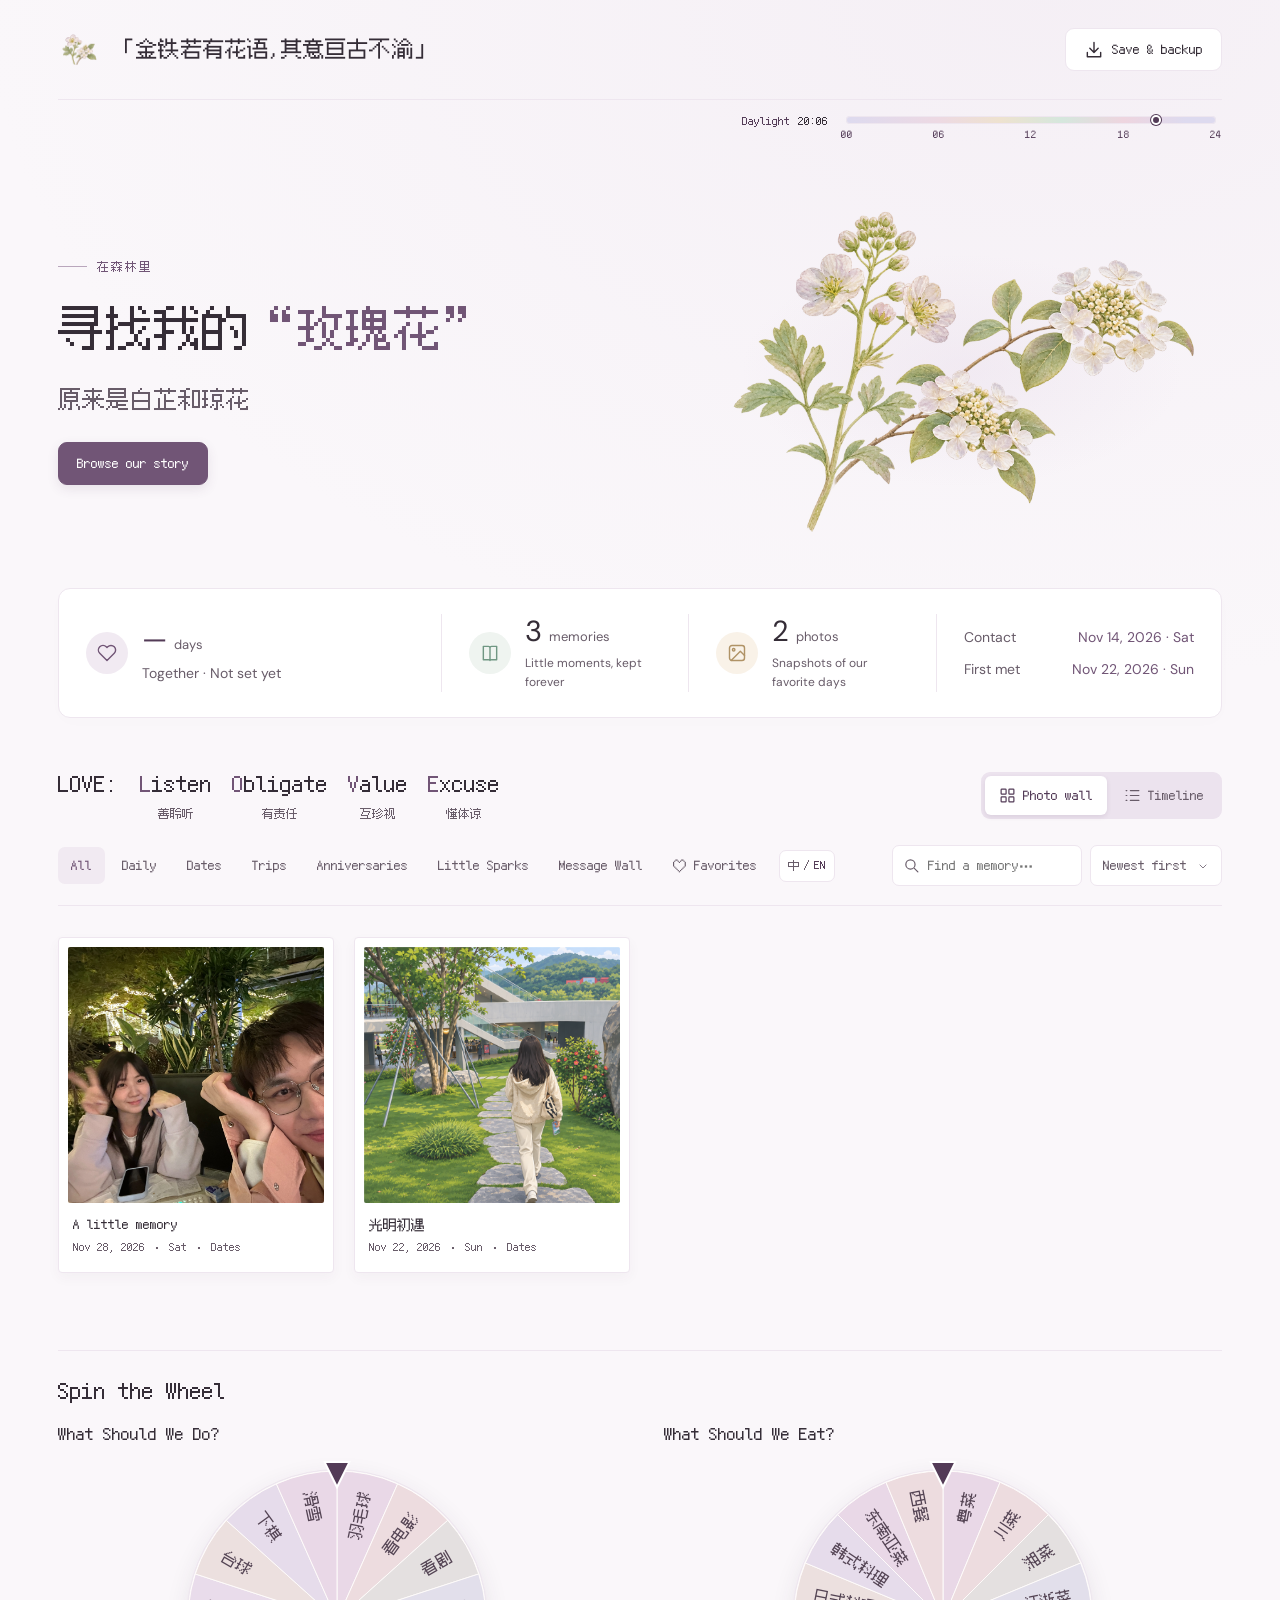
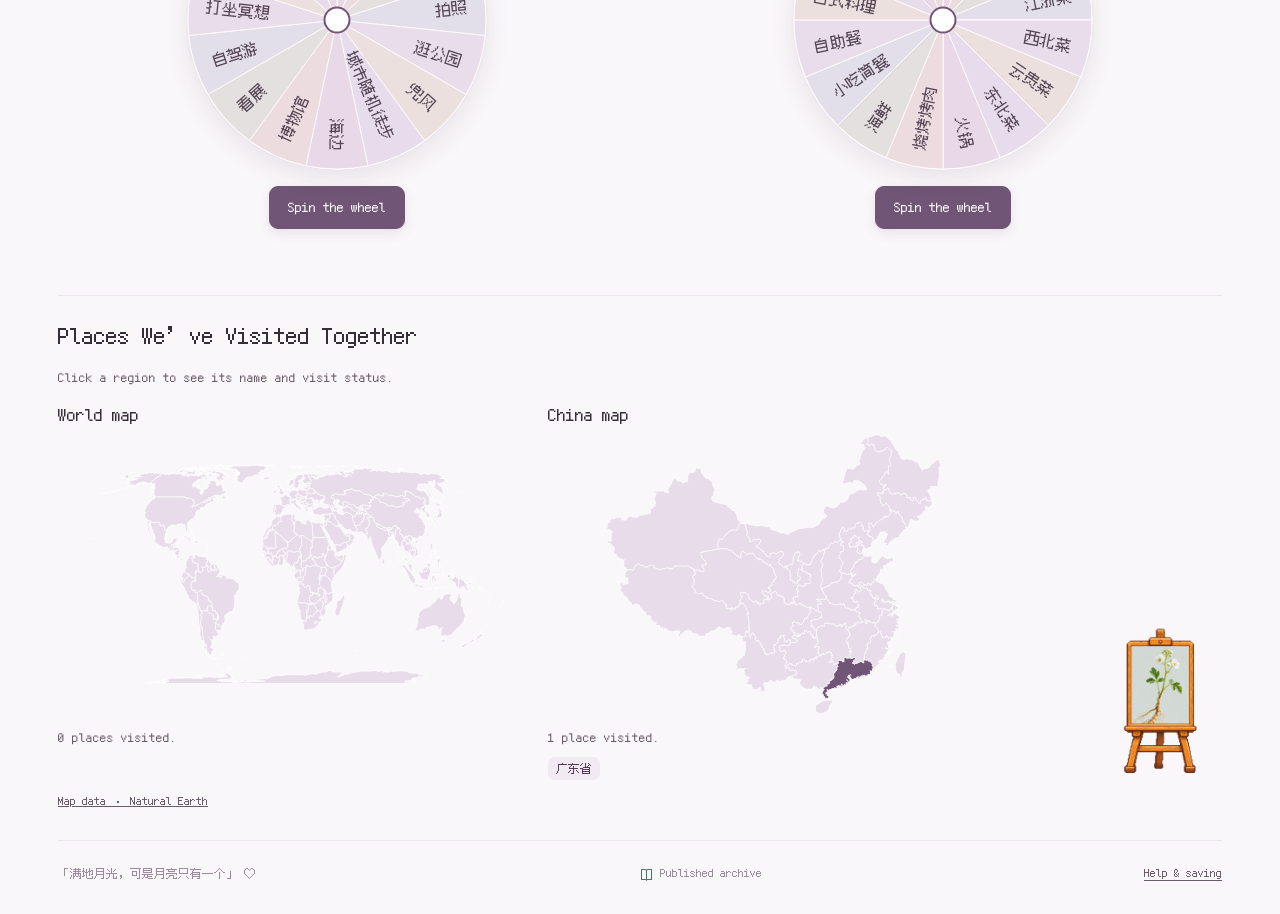
<file: index.html>
<!doctype html>
<html lang="en">
<head>
<meta charset="utf-8">
<meta name="viewport" content="width=device-width, initial-scale=1">
<meta name="description" content="An offline scrapbook for two. Keep your relationship timeline, photos, and everyday moments close to your heart.">
<meta name="color-scheme" content="light">
<title>寻找我的玫瑰花</title>
<link rel="icon" type="image/png" sizes="216x216" href="assets/art/botanical-logo.png">
<link rel="stylesheet" href="assets/styles/site.css?v=20261127-small-easel">
<link rel="stylesheet" href="assets/styles/wheels.css?v=20261127-two-wheels">
<link rel="stylesheet" href="assets/styles/daylight-bar.css?v=20261127-daylight-progress">
</head>
<body>
<svg xmlns="http://www.w3.org/2000/svg" style="display:none" aria-hidden="true"><defs>
<symbol id="i-heart" viewBox="0 0 24 24"><path d="M20.7 4.6a5.5 5.5 0 0 0-7.8 0l-.9.9-.9-.9a5.5 5.5 0 0 0-7.8 7.8L12 21l8.7-8.6a5.5 5.5 0 0 0 0-7.8Z"/></symbol>
<symbol id="i-plus" viewBox="0 0 24 24"><path d="M12 5v14M5 12h14"/></symbol>
<symbol id="i-calendar" viewBox="0 0 24 24"><rect x="3" y="5" width="18" height="16" rx="3"/><path d="M16 3v4M8 3v4M3 11h18M8 15h2M14 15h2"/></symbol>
<symbol id="i-photo" viewBox="0 0 24 24"><rect x="3" y="3" width="18" height="18" rx="3"/><circle cx="8" cy="8" r="1.5"/><path d="m21 15-5-5L5 21"/></symbol>
<symbol id="i-book" viewBox="0 0 24 24"><path d="M4 4h6c2 0 2 1 2 2 0-1 0-2 2-2h6v16h-6c-2 0-2 1-2 1s0-1-2-1H4ZM12 6v15"/></symbol>
<symbol id="i-settings" viewBox="0 0 24 24"><path d="m16 3 5 5-12 12-6 1 1-6ZM13 6l5 5"/></symbol>
<symbol id="i-download" viewBox="0 0 24 24"><path d="M12 3v12m-5-5 5 5 5-5M4 15v5h16v-5"/></symbol>
<symbol id="i-upload" viewBox="0 0 24 24"><path d="M12 16V4m-5 5 5-5 5 5M4 16v5h16v-5"/></symbol>
<symbol id="i-search" viewBox="0 0 24 24"><circle cx="10.5" cy="10.5" r="6.5"/><path d="m16 16 5 5"/></symbol>
<symbol id="i-list" viewBox="0 0 24 24"><path d="M9 5h12M9 12h12M9 19h12M3 5h1M3 12h1M3 19h1"/></symbol>
<symbol id="i-grid" viewBox="0 0 24 24"><rect x="3" y="3" width="7" height="7" rx="1"/><rect x="14" y="3" width="7" height="7" rx="1"/><rect x="3" y="14" width="7" height="7" rx="1"/><rect x="14" y="14" width="7" height="7" rx="1"/></symbol>
<symbol id="i-close" viewBox="0 0 24 24"><path d="m6 6 12 12M6 18 18 6"/></symbol>
<symbol id="i-pin" viewBox="0 0 24 24"><path d="M20 10c0 6-8 12-8 12S4 16 4 10a8 8 0 1 1 16 0Z"/><circle cx="12" cy="10" r="2.5"/></symbol>
<symbol id="i-check" viewBox="0 0 24 24"><path d="m5 12 4 4L19 6"/></symbol>
<symbol id="i-trash" viewBox="0 0 24 24"><path d="M3 6h18M9 6V3h6v3M5 6l1 15h12l1-15M10 10v7M14 10v7"/></symbol>
<symbol id="i-left" viewBox="0 0 24 24"><path d="m15 5-7 7 7 7"/></symbol>
<symbol id="i-right" viewBox="0 0 24 24"><path d="m9 5 7 7-7 7"/></symbol>
<symbol id="i-file" viewBox="0 0 24 24"><path d="M14 2H5v20h14V7ZM14 2v6h5M8 13h8M8 17h5"/></symbol>
</defs></svg>
<div class="wrap">
<header class="topbar"><a class="brand" href="#" aria-labelledby="brand-title"><span class="brand-icon botanical-logo" aria-hidden="true"><img src="assets/art/botanical-logo.png" alt="" width="216" height="216"></span><span><span class="brand-title" id="brand-title" lang="zh-Hans">「金铁若有花语,<span class="brand-title-ending">其意亘古不渝」</span></span></span></a><div class="top-actions"><button class="btn" id="backup-button" aria-label="Save & backup"><svg class="icon"><use href="#i-download"/></svg><span class="label">Save & backup</span></button></div></header>
<div id="storage-notice" class="notice" hidden role="status"></div>
<main>
<section class="daylight-bar" id="daylight-bar" aria-labelledby="daylight-title">
  <div class="daylight-bar-meta">
    <h2 id="daylight-title">Daylight</h2>
    <time id="daylight-time" datetime="00:00">—:—</time>
  </div>
  <div class="daylight-scale">
    <div class="daylight-progress" id="daylight-progress" role="progressbar" aria-label="Elapsed time today" aria-valuemin="0" aria-valuemax="100"></div>
    <div class="daylight-ticks" aria-hidden="true"><span>00</span><span>06</span><span>12</span><span>18</span><span>24</span></div>
  </div>
</section>
<section class="hero" aria-labelledby="hero-title"><div><div class="eyebrow" id="couple-eyebrow" lang="zh-Hans">在森林里</div><h1 id="hero-title" lang="zh-Hans">寻找我的<em>“玫瑰花”</em></h1><p class="hero-description hero-flower-names" id="hero-description" lang="zh-Hans">原来是白芷和琼花</p><div class="hero-actions"><button class="btn primary" id="browse-button">Browse our story</button></div></div>
<figure class="hero-illustration">
<div class="hero-art botanical-art" aria-hidden="true"><img src="assets/art/hero-botanical.png" alt="" width="1536" height="1024" decoding="async"></div>
</figure></section>
<section class="stats" aria-label="Our memories at a glance"><div class="stat relationship-stat"><span class="stat-icon"><svg class="icon"><use href="#i-heart"/></svg></span><div><div class="stat-value" id="days-value">—<small>days</small></div><div class="stat-label" id="days-label">Together · Not set yet</div></div></div><div class="stat"><span class="stat-icon green"><svg class="icon"><use href="#i-book"/></svg></span><div><div class="stat-value" id="memory-count">0<small>memories</small></div><div class="stat-label">Little moments, kept forever</div></div></div><div class="stat"><span class="stat-icon gold"><svg class="icon"><use href="#i-photo"/></svg></span><div><div class="stat-value" id="photo-count">0<small>photos</small></div><div class="stat-label">Snapshots of our favorite days</div></div></div><div class="stat milestone-stat"><div class="milestone-details"><div class="milestone-row"><span class="milestone-label" id="contact-label">Contact</span><span class="milestone-date" id="contact-value">Nov 14, 2026 · Sat</span></div><div class="milestone-row"><span class="milestone-label">First met</span><span class="milestone-date" id="first-met-value">Nov 22, 2026 · Sun</span></div><div class="anniversary-summary" id="anniversary-summary" hidden><div class="stat-value small-value" id="anniversary-value"></div><div class="stat-label" id="anniversary-label"></div></div></div></div></section>
<section id="stories" aria-labelledby="stories-title">
  <div class="story-heading">
    <div class="love-motto">
      <h2 id="stories-title">LOVE:</h2>
      <dl class="love-words">
        <div><dt>Listen</dt><dd lang="zh-Hans">善聆听</dd></div>
        <div><dt>Obligate</dt><dd lang="zh-Hans">有责任</dd></div>
        <div><dt>Value</dt><dd lang="zh-Hans">互珍视</dd></div>
        <div><dt>Excuse</dt><dd lang="zh-Hans">懂体谅</dd></div>
      </dl>
    </div>
    <div class="tabs" role="tablist" aria-label="View memories"><button class="tab active" id="wall-tab" role="tab" aria-selected="true" aria-controls="records"><svg class="icon"><use href="#i-grid"/></svg>Photo wall</button><button class="tab" id="timeline-tab" role="tab" aria-selected="false" aria-controls="records"><svg class="icon"><use href="#i-list"/></svg>Timeline</button></div>
  </div>
<div class="toolbar"><div class="filters" role="group" aria-label="Filter memories by category"><button class="chip active" data-filter="全部" aria-pressed="true">All</button><button class="chip" data-filter="日常" aria-pressed="false">Daily</button><button class="chip" data-filter="约会" aria-pressed="false">Dates</button><button class="chip" data-filter="旅行" aria-pressed="false">Trips</button><button class="chip" data-filter="纪念日" aria-pressed="false">Anniversaries</button><button class="chip" data-filter="心动" aria-pressed="false">Little Sparks</button><button class="chip" data-filter="留言墙" aria-pressed="false">Message Wall</button><button class="chip" data-filter="收藏" aria-pressed="false">♡ Favorites</button><button class="category-language" id="category-language-toggle" type="button" aria-pressed="false" aria-label="Show categories in Chinese"><span class="category-language-zh" lang="zh-Hans" aria-hidden="true">中</span><span class="category-language-divider" aria-hidden="true"> / </span><span class="category-language-en" lang="en" aria-hidden="true">EN</span></button></div><div class="tools"><label class="search-box"><svg class="icon"><use href="#i-search"/></svg><input type="search" id="search" placeholder="Find a memory…" aria-label="Search titles, stories, and places"></label><select id="sort-order" aria-label="Sort by date"><option value="desc">Newest first</option><option value="asc">Oldest first</option></select></div></div>
<div id="records" class="content" role="tabpanel" aria-labelledby="wall-tab"><div class="empty"><svg class="icon"><use href="#i-photo"/></svg><h3>No memories yet.</h3></div></div></section>
<section class="album-module" aria-labelledby="wheels-title">
  <h2 id="wheels-title">Spin the Wheel</h2>
<div class="album-wheels">
<section class="weekend-wheel" id="weekend-wheel" data-wheel="activities" aria-labelledby="weekend-title">
  <h3 id="weekend-title">What Should We Do?</h3>
  <div class="weekend-panel">
    <div class="weekend-play">
      <div class="weekend-dial">
        <div class="weekend-disc-frame">
          <canvas id="weekend-disc" width="300" height="300" role="img" aria-label="Activity wheel"></canvas>
        </div>
        <span class="weekend-pointer"></span>
        <span class="weekend-hub"></span>
      </div>
      <button class="btn primary" id="weekend-spin" type="button" aria-label="Spin activity wheel">Spin the wheel</button>
      <p id="weekend-result" role="status" aria-atomic="true"></p>
    </div>
  </div>
</section>
<section class="weekend-wheel" id="cuisine-wheel" data-wheel="cuisines" aria-labelledby="cuisine-title">
  <h3 id="cuisine-title">What Should We Eat?</h3>
  <div class="weekend-panel">
    <div class="weekend-play">
      <div class="weekend-dial">
        <div class="weekend-disc-frame">
          <canvas id="cuisine-disc" width="300" height="300" role="img" aria-label="Cuisine wheel"></canvas>
        </div>
        <span class="weekend-pointer"></span>
        <span class="weekend-hub"></span>
      </div>
      <button class="btn primary" id="cuisine-spin" type="button" aria-label="Spin cuisine wheel">Spin the wheel</button>
      <p id="cuisine-result" role="status" aria-atomic="true"></p>
    </div>
  </div>
</section>
</div>
</section>
<section class="album-module" id="travel-maps" aria-labelledby="travel-title">
  <h2 id="travel-title">Places We&rsquo;ve Visited Together</h2>
  <p class="travel-instructions">Click a region to see its name and visit status.</p>
  <div class="travel-map-layout">
    <section class="travel-map-panel" data-map="world" aria-labelledby="travel-world-title">
      <h3 id="travel-world-title">World map</h3>
      <svg class="travel-map" aria-hidden="true"></svg>
      <p class="travel-summary" role="status" aria-atomic="true"></p>
      <ul class="travel-visited" aria-label="Visited countries and regions"></ul>
    </section>
    <section class="travel-map-panel" data-map="china" aria-labelledby="travel-china-title">
      <h3 id="travel-china-title">China map</h3>
      <svg class="travel-map" aria-hidden="true"></svg>
      <p class="travel-summary" role="status" aria-atomic="true"></p>
      <ul class="travel-visited" aria-label="Visited provinces and regions"></ul>
    </section>
    <figure class="travel-easel">
      <img src="assets/art/pixel-flower-easel.png" alt="Pixel art of white flowers on a wooden easel" width="1122" height="1402" loading="lazy" decoding="async">
    </figure>
  </div>
  <p class="travel-source"><a href="https://www.naturalearthdata.com/">Map data · Natural Earth</a></p>
</section>
</main><footer class="footer"><span lang="zh-Hans">「满地月光，可是月亮只有一个」 <span aria-hidden="true">♡</span></span><span class="save-status" id="save-status"><svg class="icon"><use href="#i-check"/></svg><span>Published archive</span></span><span class="footer-right"><button id="help-button">Help & saving</button></span></footer></div>
<dialog id="backup-dialog" aria-labelledby="backup-title">
  <div class="modal-head">
    <h2 id="backup-title">Save &amp; backup</h2>
    <button class="icon-btn" data-close="backup-dialog" aria-label="Close backup options"><svg class="icon"><use href="#i-close"/></svg></button>
  </div>
  <div class="modal-body">
    <p class="dialog-intro" id="backup-summary"></p>
    <div class="backup-options">
      <button class="backup-option" id="export-html"><svg class="icon"><use href="#i-file"/></svg><span><strong>Save standalone page</strong><small>Open a copy of the published album offline.</small></span></button>
      <button class="backup-option" id="export-json"><svg class="icon"><use href="#i-download"/></svg><span><strong>Export published album</strong><small>Download its dates, memories, and photos as JSON.</small></span></button>
      <button class="backup-option" id="export-browser-records"><svg class="icon"><use href="#i-download"/></svg><span><strong>Export browser records</strong><small>Recover any memories, messages, or selections saved earlier at this address.</small></span></button>
    </div>
    <p id="export-message" class="export-message" role="status" hidden></p>
  </div>
</dialog>
<dialog id="help-dialog" aria-labelledby="help-title">
  <div class="modal-head">
    <h2 id="help-title">About this album</h2>
    <button class="icon-btn" data-close="help-dialog" aria-label="Close help"><svg class="icon"><use href="#i-close"/></svg></button>
  </div>
  <div class="modal-body help-text">
    <p>This album shows the stories, dates, activities, and visited places published in the GitHub repository. Open a photo to view or download the saved original.</p>
    <p>Use Save &amp; backup to download the published album or recover earlier records saved in this browser.</p>
  </div>
</dialog>
<dialog id="lightbox" class="lightbox" aria-labelledby="lightbox-title"><div class="modal-head"><h2 id="lightbox-title">Photo</h2><button class="icon-btn" data-close="lightbox" aria-label="Close photo viewer"><svg class="icon"><use href="#i-close"/></svg></button></div><div class="lightbox-main"><img id="lightbox-image" alt=""></div><button class="lightbox-nav prev" id="previous-photo" aria-label="Previous photo"><svg class="icon"><use href="#i-left"/></svg></button><button class="lightbox-nav next" id="next-photo" aria-label="Next photo"><svg class="icon"><use href="#i-right"/></svg></button><div class="lightbox-caption"><span id="lightbox-count"></span><button class="btn" id="download-photo"><svg class="icon"><use href="#i-download"/></svg>Save photo</button></div></dialog>
<div id="toast" class="toast" role="status" aria-live="polite" hidden></div>
<script id="embedded-state" type="application/json">null</script>
<template id="first-meeting-cover"><img src="assets/art/first-meeting-cover.png" alt="" width="720" height="720"></template>
<template id="embedded-font-license"><pre></pre></template>
<script src="assets/scripts/core.js?v=20261127-message-wall" defer></script>
<script src="assets/scripts/hosted.js?v=20261127-message-wall" defer></script>
<script src="assets/scripts/daylight-theme.js?v=20261127-daylight-progress" defer></script>
<script src="data/site-content.js?v=20261127-meat-types" defer></script>
<script src="assets/scripts/browser-backup.js" defer></script>
<script src="assets/scripts/weekend-wheel.js?v=20261127-two-wheels" defer></script>
<script src="assets/maps/travel-map-data.js" defer></script>
<script src="assets/scripts/travel-maps.js" defer></script>
</body></html>
</file>
<file: assets/styles/site.css>
:root{--bg:#fcfafc;--paper:#fff;--ink:#3d3141;--muted:#857b88;--line:#eae3eb;--accent:#95617f;--accent-dark:#774964;--soft:#f4ecf2;--lavender:#eee9f5;--green:#4b7469;--serif:"Gomoku Pixel","Kaiti SC",KaiTi,"Songti SC",SimSun,serif;--sans:"Gomoku Pixel","Segoe UI","Microsoft YaHei",sans-serif}
*{box-sizing:border-box}html{scroll-behavior:smooth}body{margin:0;background:var(--bg);font-family:var(--sans);font-synthesis:none;font-size:16px;line-height:1.65;color:var(--ink)}button,input,textarea,select{font:inherit}button{cursor:pointer}button:disabled{opacity:.5;cursor:wait}button,a,input,textarea,select{outline-offset:4px}button:focus-visible,a:focus-visible{outline:3px solid #ac83be}input,textarea,select{outline-color:#a37caa}a{color:inherit}button{color:inherit}svg{vertical-align:middle}.icon{width:20px;height:20px;flex:none;fill:none;stroke:currentColor;stroke-width:1.7;stroke-linecap:round;stroke-linejoin:round}.hidden,[hidden]{display:none!important}.wrap{max-width:1260px;margin:auto;padding:0 48px}.topbar{height:100px;display:flex;align-items:center;justify-content:space-between;gap:25px;border-bottom:1px solid var(--line)}.brand{display:flex;align-items:center;gap:13px;text-decoration:none}.brand-icon{height:43px;width:43px;display:grid;place-items:center;border:1px solid #dfc9d8;border-radius:14px 14px 17px 14px;color:var(--accent);transform:rotate(-5deg);background:#fff}.brand-icon .icon{width:27px;height:27px}.brand-title{font-family:var(--serif);font-weight:700;font-size:23px;letter-spacing:2px}.brand-sub{display:block;color:var(--muted);font-size:10px;letter-spacing:2.3px;line-height:1.3;margin-top:2px}.top-actions,.action-row,.tabs,.tools,.filters,.view-row{display:flex;align-items:center;gap:12px}.btn{border:1px solid var(--line);background:#fff;min-height:43px;padding:9px 18px;border-radius:9px;display:inline-flex;justify-content:center;align-items:center;gap:8px;font-size:14px;text-decoration:none;transition:background .15s,transform .15s,box-shadow .15s;white-space:nowrap}.btn:hover{background:#f6f0f6;border-color:#d3c3d2}.btn.primary{background:var(--accent);color:#fff;border-color:var(--accent);box-shadow:0 4px 12px #95617f17}.btn.primary:hover{background:var(--accent-dark);border-color:var(--accent-dark);transform:translateY(-1px)}.btn.ghost{border-color:transparent;background:transparent}.btn.ghost:hover{background:var(--soft)}.btn.danger{color:#ad3f55;border-color:#edced5}.icon-btn{border:0;display:inline-grid;place-items:center;width:36px;height:36px;background:transparent;border-radius:8px;color:var(--muted)}.icon-btn:hover{background:var(--soft);color:var(--accent)}.icon-btn.active{color:var(--accent)}.icon-btn.active .icon{fill:#95617f24}.hero{padding:63px 0 52px;display:grid;grid-template-columns:1.15fr 1fr;gap:44px;align-items:center;position:relative}.eyebrow{font-size:12px;letter-spacing:3px;color:var(--accent);display:flex;align-items:center;gap:10px}.eyebrow:before{content:"";display:block;height:1px;width:29px;background:#b78aa9}.hero h1{font-family:var(--serif);font-weight:500;letter-spacing:2px;line-height:1.48;font-size:48px;margin:20px 0 18px}.hero h1 em{font-style:normal;color:var(--accent)}.hero-description{max-width:460px;color:var(--muted);line-height:1.95;font-size:15px;white-space:pre-line}.hero-actions{display:flex;gap:12px;margin-top:26px}.hero-art{height:330px;position:relative;display:flex;align-items:center;justify-content:center}.stats{border:1px solid var(--line);border-radius:12px;background:#fff;display:grid;grid-template-columns:1.55fr 1fr 1fr 1.15fr;padding:25px 0;margin-bottom:51px;box-shadow:0 4px 18px #59456503}.stat{padding:0 27px;border-right:1px solid var(--line);display:flex;gap:14px;align-items:center}.stat:last-child{border:0}.stat-icon{width:42px;height:42px;border-radius:50%;display:grid;place-items:center;color:var(--accent);background:#f6eff5;flex:none}.stat-icon.green{background:#eff4f0;color:#709783}.stat-icon.gold{background:#f9f2e8;color:#b09366}.stat-value{font-size:29px;line-height:1.2;font-family:var(--serif)}.stat-value small{font-family:var(--sans);font-size:13px;margin-left:7px;color:var(--muted)}.stat-label{font-size:12px;color:var(--muted);margin-top:5px}.stat-label button{padding:0;border:0;border-bottom:1px dashed #c1a5b9;color:var(--accent);background:transparent;font-size:12px}.stat .small-value{font-family:var(--sans);font-size:14px;line-height:1.6}.story-heading{display:flex;align-items:flex-end;justify-content:space-between;gap:20px;margin-bottom:23px}.story-heading h2{font-size:27px;font-weight:500;letter-spacing:1px;font-family:var(--serif);margin:0 0 6px}.tabs{background:#eee8ef;padding:4px;border-radius:9px;gap:3px;align-self:center}.tab{background:transparent;border:0;border-radius:6px;padding:8px 14px;font-size:14px;display:flex;gap:7px;align-items:center;color:var(--muted);white-space:nowrap}.tab.active{background:#fff;color:var(--ink);box-shadow:0 2px 5px #40314c0b}.tab .icon{width:17px;height:17px}.toolbar{display:flex;align-items:center;justify-content:space-between;gap:14px;border-bottom:1px solid var(--line);padding-bottom:19px;flex-wrap:wrap}.filters{gap:4px;flex-wrap:wrap}.chip{border:0;background:transparent;padding:7px 13px;border-radius:7px;color:var(--muted);font-size:14px}.chip.active{background:var(--soft);color:var(--accent);font-weight:600}.chip:hover{background:var(--soft)}.tools{gap:8px}.search-box{position:relative;display:flex;align-items:center}.search-box .icon{position:absolute;left:11px;width:17px;height:17px;color:#9c8f9f}.search-box input{padding:8px 12px 8px 35px;width:190px;background:#fff;border:1px solid var(--line);border-radius:7px;font-size:14px;min-height:38px;color:var(--ink)}select{appearance:none;background:#fff url("data:image/svg+xml,%3Csvg xmlns='http://www.w3.org/2000/svg' width='16' height='16' viewBox='0 0 24 24' fill='none' stroke='%23857b88' stroke-width='1.5'%3E%3Cpath d='m7 10 5 5 5-5'/%3E%3C/svg%3E") no-repeat right 10px center;border:1px solid var(--line);padding:8px 34px 8px 12px;border-radius:7px;color:var(--muted);font-size:14px}.content{min-height:290px;padding:31px 0 45px}.empty{position:relative;border:1px dashed #dfd2e0;border-radius:12px;text-align:center;padding:43px 20px;background:linear-gradient(130deg,#fff,#faf5fc);overflow:hidden}.empty:before,.empty:after{content:"";position:absolute;opacity:.38;width:160px;height:160px;border-radius:50%;background:#efe4f1;left:-95px;top:-70px}.empty:after{left:auto;top:auto;bottom:-100px;right:40px;width:230px;height:230px;background:#f2e4e9}.empty .icon{height:35px;width:35px;stroke-width:1.2;color:#aa87a5;margin-bottom:10px}.empty h3{font-family:var(--serif);font-size:21px;letter-spacing:1px;font-weight:500;margin:0 0 9px}.empty p{color:var(--muted);font-size:14px;margin:0 0 20px}.empty .btn{position:relative;z-index:1}.footer{display:flex;align-items:center;justify-content:space-between;padding:23px 0 30px;border-top:1px solid var(--line);font-size:12px;color:#998b9b;gap:15px}.save-status{display:flex;align-items:center;gap:6px}.save-status .icon{width:15px;height:15px;color:var(--green)}.footer button{font-size:12px;color:var(--muted);border:0;background:transparent;padding:0;text-decoration:underline;text-underline-offset:3px}.notice{background:#fff1dd;border:1px solid #e8cd9e;border-radius:9px;padding:12px 18px;font-size:14px;margin-top:20px;color:#785321}.year-heading{font-family:var(--serif);font-size:26px;font-weight:400;margin:2px 0 22px;letter-spacing:2px;color:#a18aa3}.timeline{position:relative;padding-left:37px;margin-left:14px;margin-bottom:30px}.timeline:before{content:"";position:absolute;left:0;top:8px;bottom:0;width:1px;background:#e3d8e4}.memory{background:#fff;border:1px solid var(--line);border-radius:12px;margin-bottom:22px;padding:23px 26px;position:relative;box-shadow:0 4px 16px #51405704}.memory:before{content:"";position:absolute;left:-43px;top:31px;border:4px solid var(--bg);width:12px;height:12px;border-radius:50%;background:#c29db7;box-sizing:content-box}.memory-top{display:flex;justify-content:space-between;gap:15px;align-items:center}.memory-meta{display:flex;align-items:center;flex-wrap:wrap;gap:10px;font-size:13px;color:var(--muted)}.tag{font-size:12px;color:var(--accent);padding:2px 9px;background:var(--soft);border-radius:4px}.memory h3{font-family:var(--serif);font-size:23px;font-weight:500;margin:8px 0 8px;word-break:break-word}.memory-text{color:#7b707e;font-size:15px;white-space:pre-wrap;overflow-wrap:anywhere;margin:0;line-height:1.9}.memory-location{display:flex;align-items:center;gap:5px;font-size:12px;color:#9c8c9c;margin-top:13px}.memory-location .icon{width:14px;height:14px}.memory-pictures{display:grid;grid-template-columns:repeat(3,minmax(0,1fr));gap:9px;margin-top:17px;max-width:760px}.photo-button{padding:0;display:block;position:relative;border:0;overflow:hidden;background:var(--lavender);border-radius:7px;aspect-ratio:1.4}.photo-button img{width:100%;height:100%;display:block;object-fit:cover;transition:transform .25s}.photo-button:hover img{transform:scale(1.035)}.memory-pictures.single{grid-template-columns:minmax(0,480px)}.photo-more{position:absolute;inset:0;background:#30263773;color:#fff;display:grid;place-items:center;font-size:28px}.photo-wall{display:grid;grid-template-columns:repeat(4,minmax(0,1fr));gap:20px}.wall-card{padding:9px 9px 14px;background:#fff;border:1px solid var(--line);border-radius:4px;box-shadow:0 5px 13px #4b36540a}.wall-card .photo-button{aspect-ratio:1;border-radius:2px;width:100%}.wall-caption{font-size:14px;margin:10px 5px 2px;overflow:hidden;text-overflow:ellipsis;white-space:nowrap}.wall-date{font-size:12px;color:var(--muted);margin:0 5px}.result-count{font-size:12px;color:var(--muted);margin:0 0 20px}.no-photo-note{padding:10px 15px;border-radius:7px;background:var(--soft);font-size:14px;margin-bottom:20px;color:var(--muted)}
dialog{padding:0;border:1px solid var(--line);border-radius:17px;box-shadow:0 28px 100px #2e1c3b35;color:var(--ink);max-height:90vh;width:min(620px,calc(100vw - 32px));background:#fff}dialog::backdrop{background:#33253e65;backdrop-filter:blur(4px)}.modal-head{padding:24px 29px 16px;display:flex;align-items:center;justify-content:space-between;gap:20px;border-bottom:1px solid var(--line)}.modal-head h2{font-family:var(--serif);font-weight:500;font-size:25px;margin:0}.modal-body{padding:23px 29px;overflow-y:auto;max-height:calc(90vh - 160px)}.modal-foot{border-top:1px solid var(--line);padding:17px 29px;display:flex;justify-content:flex-end;gap:10px;background:#fdfbfd;border-radius:0 0 17px 17px}.field{display:flex;flex-direction:column;gap:7px;margin-bottom:19px;min-width:0}.field label,.field-label{font-size:14px;font-weight:500}.field input,.field textarea,.field select{width:100%;border:1px solid #e1d8e3;border-radius:8px;padding:10px 12px;font-size:15px;background-color:#fff;color:var(--ink);min-width:0}.field select{padding-right:34px}.field textarea{resize:vertical;min-height:108px;line-height:1.8}.field small,.hint{font-size:12px;color:var(--muted);line-height:1.8;margin:0}.field-row{display:grid;grid-template-columns:1fr 1fr;gap:17px}.optional{font-weight:400;color:var(--muted);font-size:12px;margin-left:6px}.dropzone{border:1px dashed #d9c5da;border-radius:9px;display:flex;align-items:center;justify-content:center;flex-direction:column;gap:5px;padding:22px 10px;background:#fcf8fd;cursor:pointer;color:var(--accent);font-size:14px}.dropzone:hover,.dropzone.dragover{background:#f0e6f2}.dropzone .icon{width:25px;height:25px;margin-bottom:3px}.dropzone small{font-size:12px;color:var(--muted)}.upload-thumbs{display:grid;grid-template-columns:repeat(4,1fr);gap:10px;margin-top:12px}.upload-thumb{aspect-ratio:1;position:relative;border-radius:7px;background:#eee;overflow:hidden}.upload-thumb img{width:100%;height:100%;object-fit:cover}.upload-thumb button{position:absolute;right:4px;top:4px;border:0;background:#fffefeee;color:var(--ink);border-radius:50%;width:25px;height:25px;display:grid;place-items:center}.upload-thumb .icon{width:15px;height:15px}.upload-thumb span{position:absolute;bottom:0;left:0;right:0;background:#33283e77;text-align:center;color:#fff;font-size:11px;padding:2px}.form-message{font-size:13px;color:#a64f6a;min-height:21px;margin-top:7px}.dialog-intro{font-size:14px;color:var(--muted);margin:0 0 21px;line-height:1.9}.backup-options{display:flex;flex-direction:column;gap:13px}.backup-option{display:flex;align-items:center;gap:15px;border:1px solid var(--line);border-radius:10px;background:#fff;text-align:left;padding:17px}.backup-option:hover{border-color:#c8adc6;background:#fdf9fd}.backup-option>.icon{width:26px;height:26px;color:var(--accent)}.backup-option strong{font-size:15px;font-weight:500;display:block}.backup-option small{font-size:12px;color:var(--muted);display:block;margin-top:3px}.backup-tip{margin-top:19px;padding:13px 16px;border-radius:8px;background:var(--soft);font-size:12px;color:#866c82;line-height:1.9}.choice{border:1px solid var(--line);padding:14px;border-radius:8px;display:flex;align-items:flex-start;gap:10px;margin:12px 0;cursor:pointer;font-size:14px}.choice:has(input:checked){background:#f8f0f8;border-color:#bc9fbd}.choice input{margin-top:5px;accent-color:var(--accent)}.choice small{display:block;font-size:12px;color:var(--muted);margin-top:3px}.lightbox{width:min(1100px,96vw);height:90vh;background:#241d29;border:0;color:#fff;overflow:hidden}.lightbox .modal-head{border:0;padding:14px 20px;background:#241d29;position:absolute;top:0;left:0;right:0;z-index:2}.lightbox .modal-head h2{font-family:var(--sans);font-size:14px;color:#d8ccd8;white-space:nowrap;overflow:hidden;text-overflow:ellipsis}.lightbox .icon-btn{color:#fff}.lightbox .icon-btn:hover{background:#ffffff20}.lightbox-main{height:100%;display:flex;align-items:center;justify-content:center;padding:65px 60px 78px}.lightbox-main img{object-fit:contain;max-width:100%;max-height:100%;border-radius:3px}.lightbox-nav{position:absolute;top:45%;border:0;border-radius:50%;background:#ffffff15;color:#fff;width:40px;height:50px;display:grid;place-items:center}.lightbox-nav:hover{background:#ffffff30}.lightbox-nav.prev{left:10px}.lightbox-nav.next{right:10px}.lightbox-caption{position:absolute;left:60px;right:60px;bottom:20px;display:flex;align-items:center;justify-content:space-between;gap:15px;font-size:13px;color:#bdaeBE}.lightbox-caption span:first-child{white-space:nowrap;overflow:hidden;text-overflow:ellipsis}.lightbox-caption .btn{color:#eee;background:#ffffff10;border-color:#ffffff20;min-height:32px;padding:5px 12px;font-size:12px}.toast{position:fixed;bottom:28px;left:50%;transform:translateX(-50%);z-index:20;border-radius:10px;box-shadow:0 5px 25px #2e203630;background:#4c3b51;color:#fff;font-size:14px;padding:13px 21px;max-width:calc(100vw - 28px);text-align:center}.toast.error{background:#9d4d65}.saved-message{padding:12px 14px;border:1px solid #d3e1d8;background:#f1f8f3;border-radius:8px;color:#4b7469;font-size:13px;margin:15px 0 0}.help-text{font-size:14px;color:#817084;line-height:1.95}.help-text h3{font-size:15px;color:var(--ink);font-weight:600;margin:20px 0 7px}.help-text p{margin:0 0 9px}.check-label{display:flex;align-items:center;gap:7px;font-size:14px;color:var(--muted)}.check-label input{accent-color:var(--accent)}
@media(min-width:1400px){.hero{padding-top:75px;padding-bottom:65px}.hero h1{font-size:53px}.hero-art{transform:scale(1.05)}.content{min-height:320px}}
@media(max-width:1080px){.wrap{padding:0 30px}.hero{gap:10px}.hero h1{font-size:41px}.hero-art{transform:scale(.89);transform-origin:center}.stat{padding:0 18px;gap:10px}.stat-value{font-size:26px}.toolbar{align-items:flex-start}.tools{margin-left:auto}.photo-wall{grid-template-columns:repeat(3,minmax(0,1fr))}}
@media(max-width:760px){.wrap{padding:0 22px}.topbar{height:82px;gap:8px}.brand-title{font-size:20px}.brand-sub{font-size:8px;letter-spacing:1.5px}.brand-icon{width:35px;height:35px}.top-actions{gap:2px}.top-actions>.btn{padding:8px 10px}.top-actions .label{display:none}.hero{padding:40px 0 29px;display:block}.hero h1{font-size:39px;margin-top:19px;letter-spacing:0}.hero-description{max-width:460px}.hero-art{display:none}.eyebrow{font-size:11px;letter-spacing:2px}.stats{grid-template-columns:1fr 1fr;padding:0;margin-bottom:34px}.stat{padding:19px;border-bottom:1px solid var(--line);border-right:1px solid var(--line);min-height:100px}.stat:nth-child(2){border-right:0}.stat:nth-child(3){border-bottom:0}.stat:last-child{border-bottom:0}.stat-value{font-size:25px}.stat-icon{width:35px;height:35px}.story-heading{align-items:flex-start;gap:10px}.story-heading h2{font-size:23px}.tab{padding:7px 9px;font-size:12px}.tab .icon{display:none}.toolbar{gap:14px;padding-bottom:15px}.filters{gap:1px}.chip{font-size:13px;padding:6px 10px}.tools{margin-left:0;width:100%}.search-box{flex:1}.search-box input{width:100%}.tools select{font-size:13px}.content{padding-top:24px;min-height:260px}.empty{padding:35px 15px}.empty h3{font-size:20px}.empty p{font-size:13px}.footer{font-size:11px;align-items:flex-start;flex-wrap:wrap;gap:9px}.footer-right{display:flex;gap:10px}.timeline{margin-left:4px;padding-left:23px}.memory{padding:16px}.memory:before{left:-29px;width:8px;height:8px;top:27px}.memory h3{font-size:21px}.memory-pictures{gap:6px}.memory-meta{gap:7px;font-size:12px}.memory-top>.action-row{gap:0}.memory-top .icon-btn{width:30px;height:30px}.memory-top .icon{width:17px;height:17px}.photo-wall{grid-template-columns:repeat(2,minmax(0,1fr));gap:12px}.wall-card{padding:6px 6px 10px}.modal-head{padding:18px 20px 13px}.modal-head h2{font-size:23px}.modal-body{padding:20px}.modal-foot{padding:15px 20px}.field-row{gap:12px}.upload-thumbs{grid-template-columns:repeat(3,1fr)}.lightbox-main{padding:60px 40px 85px}.lightbox-caption{left:20px;right:20px;font-size:12px}.lightbox-nav{width:30px}.lightbox-nav.prev{left:3px}.lightbox-nav.next{right:3px}}
@media(prefers-reduced-motion:reduce){*{scroll-behavior:auto!important;transition:none!important;animation:none!important}}

/* English wordmark */
.brand{min-width:0}.brand>span:last-child{min-width:0}.brand-title{font-family:var(--serif);font-size:22px;letter-spacing:.2px;line-height:1.2}.top-actions{flex-shrink:0}
@media(max-width:760px){.brand-title{font-size:16px;max-width:175px}.brand{gap:9px}.brand-icon{flex-shrink:0}.brand-sub{font-size:8px;letter-spacing:.6px}.top-actions>.btn{padding:8px}}

/* English copy and responsive spacing */
.hero h1{letter-spacing:-.8px;line-height:1.2}.eyebrow{letter-spacing:2px}.stat{min-width:0}.stat>div{min-width:0}.stat-value{overflow-wrap:anywhere}.stat-value small{display:inline-block}.stat-label{line-height:1.6}.stat-label button{text-align:left}.stat .small-value{font-size:14px}.story-heading h2,.empty h3{letter-spacing:-.3px}.hero-actions{flex-wrap:wrap}.footer{flex-wrap:wrap}.footer .save-status{min-width:0}.save-status .icon{flex-shrink:0}.modal-head .icon-btn{flex-shrink:0}.modal-head h2{line-height:1.3}.backup-option span{min-width:0}.backup-option small{line-height:1.7}.modal-foot{flex-wrap:wrap}.field-label .optional{display:inline-block}.dropzone{text-align:center}.toolbar .filters{flex:1 1 640px}.tools{margin-left:auto}
@media(max-width:1080px){.stats{grid-template-columns:1.35fr 1fr 1fr 1.2fr}.stat{padding-left:16px;padding-right:16px;gap:9px}.stat-icon{width:35px;height:35px}.stat-value small{font-size:12px}}
@media(max-width:760px){.hero h1{font-size:40px}.hero-description{line-height:1.8}.stats{grid-template-columns:1fr 1fr}.stat{padding:17px 14px}.stat-value{font-size:26px}.stat-value small{display:block;margin:4px 0 0;font-size:12px}.story-heading h2{font-size:26px}.tabs{margin-top:8px}.toolbar .filters{flex-basis:100%}.tools{min-width:0;flex-wrap:wrap}.search-box{min-width:160px}.modal-head h2{font-size:23px}.modal-foot .btn{white-space:normal;text-align:center}}
@media(max-width:380px){.stat{padding:15px 10px;gap:7px}.stat-icon{width:29px;height:29px}.stat-icon .icon{width:17px;height:17px}.stat-label{font-size:11px}.field-row{grid-template-columns:1fr}.hero-actions .btn{font-size:13px;padding:9px 12px}}

/* Match timeline thumbnails to the photo wall's image area at each breakpoint. */
.wrap{container-type:inline-size;--memory-photo-size:calc((100cqw - 60px) / 4 - 20px)}
.memory-pictures,.memory-pictures.single{grid-template-columns:repeat(auto-fill,minmax(0,var(--memory-photo-size)));max-width:none}
.memory-pictures .photo-button{aspect-ratio:1;width:100%}
@media(max-width:1080px){.wrap{--memory-photo-size:calc((100cqw - 40px) / 3 - 20px)}}
@media(max-width:760px){.wrap{--memory-photo-size:calc((100cqw - 12px) / 2 - 14px)}}

/* Contact, first meeting, and becoming a couple are separate milestones. */
.milestone-details{width:100%;min-width:0}.milestone-row{display:flex;align-items:baseline;justify-content:space-between;gap:4px 12px;flex-wrap:wrap;font-size:14px;line-height:1.6}.milestone-row+.milestone-row{margin-top:9px}.milestone-label{color:var(--muted)}.milestone-date{color:var(--accent);font-size:14px;overflow-wrap:anywhere}.anniversary-summary{margin-top:14px;padding-top:12px;border-top:1px solid var(--line)}
@media(max-width:760px){.milestone-row{justify-content:flex-start;gap:1px 7px}.milestone-label{flex-basis:100%}.milestone-row+.milestone-row{margin-top:10px}}

/* Keep the relationship counter prominent and weekday dates readable. */
.relationship-stat .stat-value{color:var(--accent-dark)}.relationship-stat #days-label,.relationship-stat #days-label button{font-size:14px;line-height:1.6}.milestone-date{overflow-wrap:normal}.wall-date{white-space:normal;line-height:1.6}

/* Transparent watercolor over the album background. */
.botanical-art{display:grid;place-items:center;isolation:isolate;transform:none}
.botanical-art::before{content:"";position:absolute;inset:15% 8%;border-radius:50%;background:radial-gradient(ellipse,#eee6f23d 0%,#fcfafc00 72%);z-index:-1;pointer-events:none}
.botanical-art img{display:block;width:100%;height:100%;max-height:330px;object-fit:contain}
@media(max-width:1080px){.botanical-art{height:clamp(260px,32vw,330px);transform:none}}
@media(max-width:760px){.botanical-art{display:grid;height:clamp(160px,48vw,248px);max-width:480px;margin:18px auto 0}.botanical-art img{max-height:248px}}

.hero-illustration { margin: 0; min-width: 0; }
.hero-description.hero-flower-names { color: #745f71;
  font: 400 1.0625rem/1.95 var(--serif);
  letter-spacing: .1em; }
@media (max-width: 760px) {
  .hero-illustration { max-width: 480px; margin-inline: auto; }
}

.category-language{display:inline-flex;align-items:center;gap:4px;flex:none;margin-inline-start:5px;padding:3px 8px;min-height:32px;border:1px solid var(--line);border-radius:7px;background:var(--paper);color:var(--muted);font-size:12px;line-height:1.4;white-space:nowrap}
.category-language:hover{background:var(--soft);border-color:#d7c5d4}
.category-language-divider{color:#9e92a0}
.category-language[aria-pressed="false"] .category-language-en,.category-language[aria-pressed="true"] .category-language-zh{color:var(--accent-dark);font-weight:600}

.brand-icon.botanical-logo { background: transparent; border: 0; transform: none; }
.brand-icon.botanical-logo img { display: block; width: 100%; height: 100%; object-fit: contain; transform: scale(1.2); }
@property --daylight-paper {
  syntax: "<color>";
  inherits: true;
  initial-value: #fcfafc;
}

@property --daylight-tint {
  syntax: "<color>";
  inherits: true;
  initial-value: #e9ddef;
}

:root {
  --bg: var(--daylight-paper, #fcfafc);
  --accent-line: #ba9bb2;
  --accent-shadow: #7749641c;
  --map-land: #e6dde9;
  --map-hover: #cab1c8;
}

@supports (color: color-mix(in srgb, white, black)) {
  :root {
    --ink: color-mix(in srgb, #202322, var(--daylight-tint) 12%);
    --muted: color-mix(in srgb, #252825, var(--daylight-tint) 35%);
    --accent: color-mix(in srgb, #252925, var(--daylight-tint) 31%);
    --accent-dark: color-mix(in srgb, #202422, var(--daylight-tint) 23%);
    --line: color-mix(in srgb, var(--daylight-paper), var(--daylight-tint) 56%);
    --soft: color-mix(in srgb, var(--daylight-paper), var(--daylight-tint) 41%);
    --lavender: color-mix(in srgb, var(--daylight-paper), var(--daylight-tint) 65%);
    --accent-line: color-mix(in srgb, var(--daylight-tint), var(--accent) 38%);
    --accent-shadow: color-mix(in srgb, var(--accent-dark) 11%, transparent);
    --map-land: color-mix(in srgb, var(--daylight-paper), var(--daylight-tint) 86%);
    --map-hover: color-mix(in srgb, var(--map-land), var(--accent) 35%);
  }
}

@supports (color: oklch(from white .49 min(.094, calc(c * 2.55)) h)) {
  :root {
    --ink: oklch(from var(--daylight-tint) .31 calc(c * .85) h);
    --muted: oklch(from var(--daylight-tint) .49 calc(c * 1.05) h);
    --accent: oklch(from var(--daylight-tint) .49 min(.094, calc(c * 2.55)) h);
    --accent-dark: oklch(from var(--daylight-tint) .39 min(.085, calc(c * 2.3)) h);
  }
}

:root.daylight-ready {
  transition: --daylight-paper 18s linear, --daylight-tint 18s linear;
}

body {
  background-color: var(--bg);
  background-image: radial-gradient(
    ellipse at 82% 0%,
    color-mix(in srgb, var(--daylight-tint, #e9ddef) 25%, transparent),
    transparent 72%
  );
  background-size: 100% 42rem;
  background-repeat: no-repeat;
}

.botanical-art::before {
  background: radial-gradient(
    ellipse,
    color-mix(in srgb, var(--daylight-tint, #e9ddef) 35%, transparent),
    transparent 72%
  );
}

.eyebrow::before {
  background: var(--accent-line);
}

.hero-description.hero-flower-names {
  color: var(--muted);
}

.btn.primary {
  box-shadow: 0 4px 12px var(--accent-shadow);
}

:where(.topbar, main) .btn:hover,
.category-language:hover {
  background: var(--soft);
  border-color: var(--accent-line);
}

:where(.topbar, main) .icon-btn:hover,
.stat-icon {
  background: var(--soft);
}

button:focus-visible,
a:focus-visible,
input,
textarea,
select {
  outline-color: var(--accent);
}

.tabs {
  background: var(--lavender);
}

.tab.active {
  background: var(--paper);
  color: var(--accent-dark);
  box-shadow: 0 2px 5px var(--accent-shadow);
}

.category-language-divider,
.search-box .icon {
  color: var(--muted);
}

.year-heading,
.empty .icon {
  color: var(--accent);
}

.memory::before {
  background: var(--accent-line);
}

.empty {
  border-color: var(--accent-line);
  background: linear-gradient(130deg, var(--paper), var(--soft));
}

.empty::before,
.empty::after {
  background: var(--lavender);
}

@media (prefers-reduced-motion: reduce) {
  :root.daylight-ready {
    transition: none;
  }
}

@font-face {
  font-family: "Gomoku Pixel";
  src: url("../fonts/gomoku-pixel.woff2") format("woff2");
  font-style: normal;
  font-weight: 400;
  font-display: swap;
}
#couple-eyebrow[lang="zh-Hans"], #hero-title[lang="zh-Hans"], .hero-description.hero-flower-names, .love-motto {
  font-family: "Gomoku Pixel", "Kaiti SC", KaiTi, "Songti SC", SimSun, serif;
  font-weight: 400;
  font-synthesis: none;
}
#hero-title[lang="zh-Hans"], .hero-description.hero-flower-names {
  letter-spacing: 0;
}
#hero-title[lang="zh-Hans"] { font-size: 48px; line-height: 1.25; }
.hero-description.hero-flower-names { font-size: 24px; line-height: 1.5; }
.story-heading { flex-wrap: wrap; }
.love-motto {
  display: grid;
  grid-template-columns: max-content minmax(0, 1fr);
  align-items: start;
  gap: 6px clamp(12px, 2vw, 22px);
  min-width: 0;
}
#stories-title, .love-words dt {
  font-family: inherit;
  font-size: 24px;
  font-weight: 400;
  line-height: 1.25;
  letter-spacing: 0;
}
#stories-title { margin: 0; }
.love-words { display: flex; flex-wrap: wrap; gap: 8px clamp(9px, 1.8vw, 20px); margin: 0; text-align: center; }
.love-words dt::first-letter { color: var(--accent); }
.love-words dd { margin: 5px 0 0; color: var(--muted); font-size: 12px; line-height: 1.5; }
@media (max-width: 520px) {
  #stories-title, .love-words dt { font-size: 18px; }
}
@media (max-width: 420px) {
  .love-motto { grid-template-columns: minmax(0, 1fr); }
}
@media (max-width: 1080px) {
  #hero-title[lang="zh-Hans"] { font-size: 36px; }
}

#hero-title em { white-space: nowrap; }
@media (max-width: 400px) {
  #hero-title[lang="zh-Hans"] { font-size: clamp(26px, 11cqw, 36px); }
}

.brand-title-ending { white-space: nowrap; }
@media (max-width: 350px) {
  #brand-title { font-size: 13px; }
}

.album-module {
  margin-top: 32px;
  padding-top: 25px;
  border-top: 1px solid var(--line);
}
.album-module > h2 {
  margin: 0 0 16px;
  font: 400 24px/1.25 var(--serif);
}

.album-module > .album-wheels {
  row-gap: 24px;
}

.weekend-wheel > h3 {
  margin: 0 0 16px;
  font: 400 18px/1.35 var(--serif);
}

.weekend-panel {
  display: grid;
  grid-template-columns: minmax(0, 300px);
  justify-content: center;
}
.weekend-play {
  display: flex;
  min-width: 0;
  flex-direction: column;
  align-items: center;
  text-align: center;
}
.weekend-dial {
  position: relative;
  width: min(100%, 252px);
  aspect-ratio: 1;
  margin: 8px 0 16px;
}
#weekend-disc {
  display: block;
  width: 100%;
  height: 100%;
  border-radius: 50%;
  box-shadow: 0 0 0 1px var(--line), 0 8px 24px #3d31411a;
}
.weekend-pointer {
  position: absolute;
  z-index: 2;
  top: -9px;
  left: 50%;
  width: 28px;
  height: 29px;
  transform: translateX(-50%);
  clip-path: polygon(0 0, 100% 0, 50% 100%);
  background: var(--paper);
  pointer-events: none;
}
.weekend-pointer::before {
  position: absolute;
  inset: 2px 3px 5px;
  clip-path: inherit;
  background: var(--accent-dark);
  content: "";
}
.weekend-hub {
  position: absolute;
  top: 50%;
  left: 50%;
  width: 27px;
  height: 27px;
  transform: translate(-50%, -50%);
  border: 2px solid var(--accent);
  border-radius: 50%;
  background: var(--paper);
  pointer-events: none;
}
#weekend-spin:disabled {
  opacity: .55;
  cursor: not-allowed;
  transform: none;
}
#weekend-result {
  width: 100%;
  min-height: 1.5em;
  margin: 12px 0 0;
  color: var(--accent-dark);
  font-size: 15px;
  overflow-wrap: anywhere;
}
@media (max-width: 680px) {
  .album-module {
    margin-top: 26px;
    padding-top: 20px;
  }
  .weekend-dial {
    width: min(100%, 210px);
    margin-bottom: 12px;
  }
  .weekend-pointer {
    width: 22px;
    height: 23px;
    top: -8px;
  }
  .weekend-hub {
    width: 19px;
    height: 19px;
  }
  #weekend-spin {
    max-width: 100%;
    min-height: 35px;
    padding: 6px 9px;
    font-size: 12px;
    white-space: normal;
  }
  #weekend-result {
    margin-top: 7px;
    font-size: 13px;
  }
}

.travel-map-layout {
  display: grid;
  grid-template-columns: repeat(2, minmax(0, 1fr)) clamp(130px, calc(20vw - 20px), 185px);
  gap: clamp(16px, 3vw, 38px);
  margin-top: 14px;
}

.travel-easel {
  align-self: end;
  justify-self: end;
  width: calc(100% * 2 / 3);
  margin: 0;
}

.travel-easel img {
  display: block;
  width: 100%;
  height: auto;
}
.travel-instructions,
.travel-summary {
  margin: 8px 0 0;
  color: var(--muted);
  font-size: 13px;
}
.travel-source {
  margin: 12px 0 28px;
  color: var(--muted);
  font-size: 12px;
}
.travel-map-panel {
  min-width: 0;
}
.travel-map-panel h3 {
  margin: 0 0 5px;
  font: 400 18px/1.35 var(--serif);
}
.travel-map {
  display: block;
  width: 100%;
  height: clamp(150px, 24vw, 285px);
  margin: 0 0 10px;
  overflow: visible;
}
.travel-map path {
  fill: var(--map-land);
  fill-rule: evenodd;
  stroke: var(--paper);
  stroke-width: .68px;
  stroke-linejoin: round;
  vector-effect: non-scaling-stroke;
  cursor: pointer;
}
.travel-map path:hover {
  fill: var(--map-hover);
}
.travel-map path.is-visited {
  fill: var(--accent);
}
.travel-map path.is-visited:hover {
  fill: var(--accent-dark);
}
.travel-visited {
  display: flex;
  flex-wrap: wrap;
  gap: 5px 8px;
  margin: 8px 0 0;
  padding: 0;
  list-style: none;
}
.travel-visited li {
  padding: 2px 8px;
  border-radius: 7px;
  background: var(--soft);
  color: var(--accent-dark);
  font-size: 12px;
}
@media (max-width: 700px) {
  .travel-map-layout {
    grid-template-columns: minmax(0, 1fr);
  }
  .travel-easel {
    width: calc(min(160px, 55%) * 2 / 3);
  }
  .travel-map {
    height: clamp(150px, 56vw, 270px);
  }
  .travel-map-panel + .travel-map-panel {
    padding-top: 18px;
    border-top: 1px solid var(--line);
  }
}

@font-face {
  font-family: "DM Sans";
  src: url("../fonts/dm-sans-latin-400.woff2") format("woff2");
  font-style: normal;
  font-weight: 400;
  font-display: swap;
}

.stats {
  --stats-font: "DM Sans", system-ui, "Segoe UI", sans-serif;
  font-family: var(--stats-font);
}

.stats .stat-value,
.stats .stat-value small,
.stats .stat .small-value,
.stats .stat-label,
.stats .stat-label button,
.stats .milestone-label,
.stats .milestone-date {
  font-family: var(--stats-font);
}
</file>
<file: assets/styles/wheels.css>
.album-wheels {
  display: grid;
  grid-template-columns: repeat(2, minmax(0, 1fr));
  gap: 0 clamp(1.25rem, 4vw, 3rem);
  --wheel-tint: var(--daylight-tint, #e9ddef);
  --wheel-base: #f3eef3;
  --wheel-divider: #fffcfa;
  --wheel-label: #443344;
}

@supports (color: color-mix(in srgb, white, black)) {
  .album-wheels {
    --wheel-base: color-mix(in srgb, #f3eef3 42%, var(--daylight-paper, #fcfafc));
    --wheel-divider: color-mix(in srgb, #fffcfa 75%, var(--daylight-paper, #fcfafc));
    --wheel-label: color-mix(in srgb, #443344 90%, var(--wheel-tint));
  }

  .album-wheels .weekend-play [role="status"] {
    color: var(--wheel-label);
  }
}

.album-wheels .weekend-panel {
  grid-template-columns: minmax(0, 320px);
}

.album-wheels .weekend-dial {
  width: min(100%, 300px);
}

.weekend-disc-frame {
  width: 100%;
  height: 100%;
  overflow: hidden;
  border-radius: 50%;
  box-shadow: 0 0 0 1px var(--line), 0 8px 24px #3d31411a;
}

.weekend-disc-frame canvas {
  display: block;
  width: 100%;
  height: 100%;
  box-shadow: none;
}

#cuisine-spin:disabled {
  opacity: .55;
  cursor: not-allowed;
  transform: none;
}

#cuisine-result {
  width: 100%;
  min-height: 1.5em;
  margin: 12px 0 0;
  color: var(--accent-dark);
  font-size: 15px;
  overflow-wrap: anywhere;
}

@media (max-width: 680px) {
  .album-wheels {
    grid-template-columns: minmax(0, 1fr);
  }
}

@media (max-width: 520px) {
  .album-wheels #weekend-wheel .weekend-dial {
    width: min(100%, 210px);
  }

  .album-wheels #cuisine-wheel .weekend-dial {
    width: min(100%, 280px);
  }

  #cuisine-spin {
    max-width: 100%;
    min-height: 35px;
    padding: 6px 9px;
    font-size: 12px;
    white-space: normal;
  }

  #cuisine-result {
    margin-top: 7px;
    font-size: 13px;
  }
}
</file>
<file: assets/styles/daylight-bar.css>
.daylight-bar {
  display: grid;
  grid-template-columns: max-content minmax(0, 1fr);
  gap: .8rem;
  align-items: start;
  width: min(100%, 30rem);
  margin: .8rem 0 0 auto;
  color: var(--accent-dark);
  font-size: .75rem;
  line-height: 1.35;
}

.daylight-bar-meta {
  display: flex;
  align-items: baseline;
  gap: .5rem;
  white-space: nowrap;
}

.daylight-bar-meta h2 {
  margin: 0;
  font-size: inherit;
  font-weight: 400;
}

.daylight-bar-meta time {
  min-width: 5ch;
  color: var(--ink);
  font-variant-numeric: tabular-nums;
}

.daylight-progress {
  position: relative;
  height: .48rem;
  margin: .23rem .35rem 0;
  border-radius: 999px;
  background-color: var(--soft);
  background-image: var(--daylight-cycle, none);
  box-shadow: inset 0 0 0 1px var(--line);
}

.daylight-progress[aria-valuenow]::after {
  content: "";
  position: absolute;
  top: 50%;
  left: clamp(0%, var(--daylight-position, 0%), 100%);
  width: .62rem;
  height: .62rem;
  box-sizing: border-box;
  transform: translate(-50%, -50%);
  border: 2px solid var(--paper);
  border-radius: 50%;
  background: var(--accent-dark);
  box-shadow: 0 0 0 1px var(--accent-dark);
}

.daylight-ticks {
  display: flex;
  justify-content: space-between;
  margin-top: .25rem;
  font-size: .6875rem;
  font-variant-numeric: tabular-nums;
}

@media (max-width: 520px) {
  .daylight-bar {
    gap: .6rem;
    margin-top: .65rem;
  }
}

@media (forced-colors: active) {
  .daylight-progress { border: 1px solid CanvasText; }
  .daylight-progress[aria-valuenow]::after { border-color: CanvasText; background: Canvas; }
}
</file>
